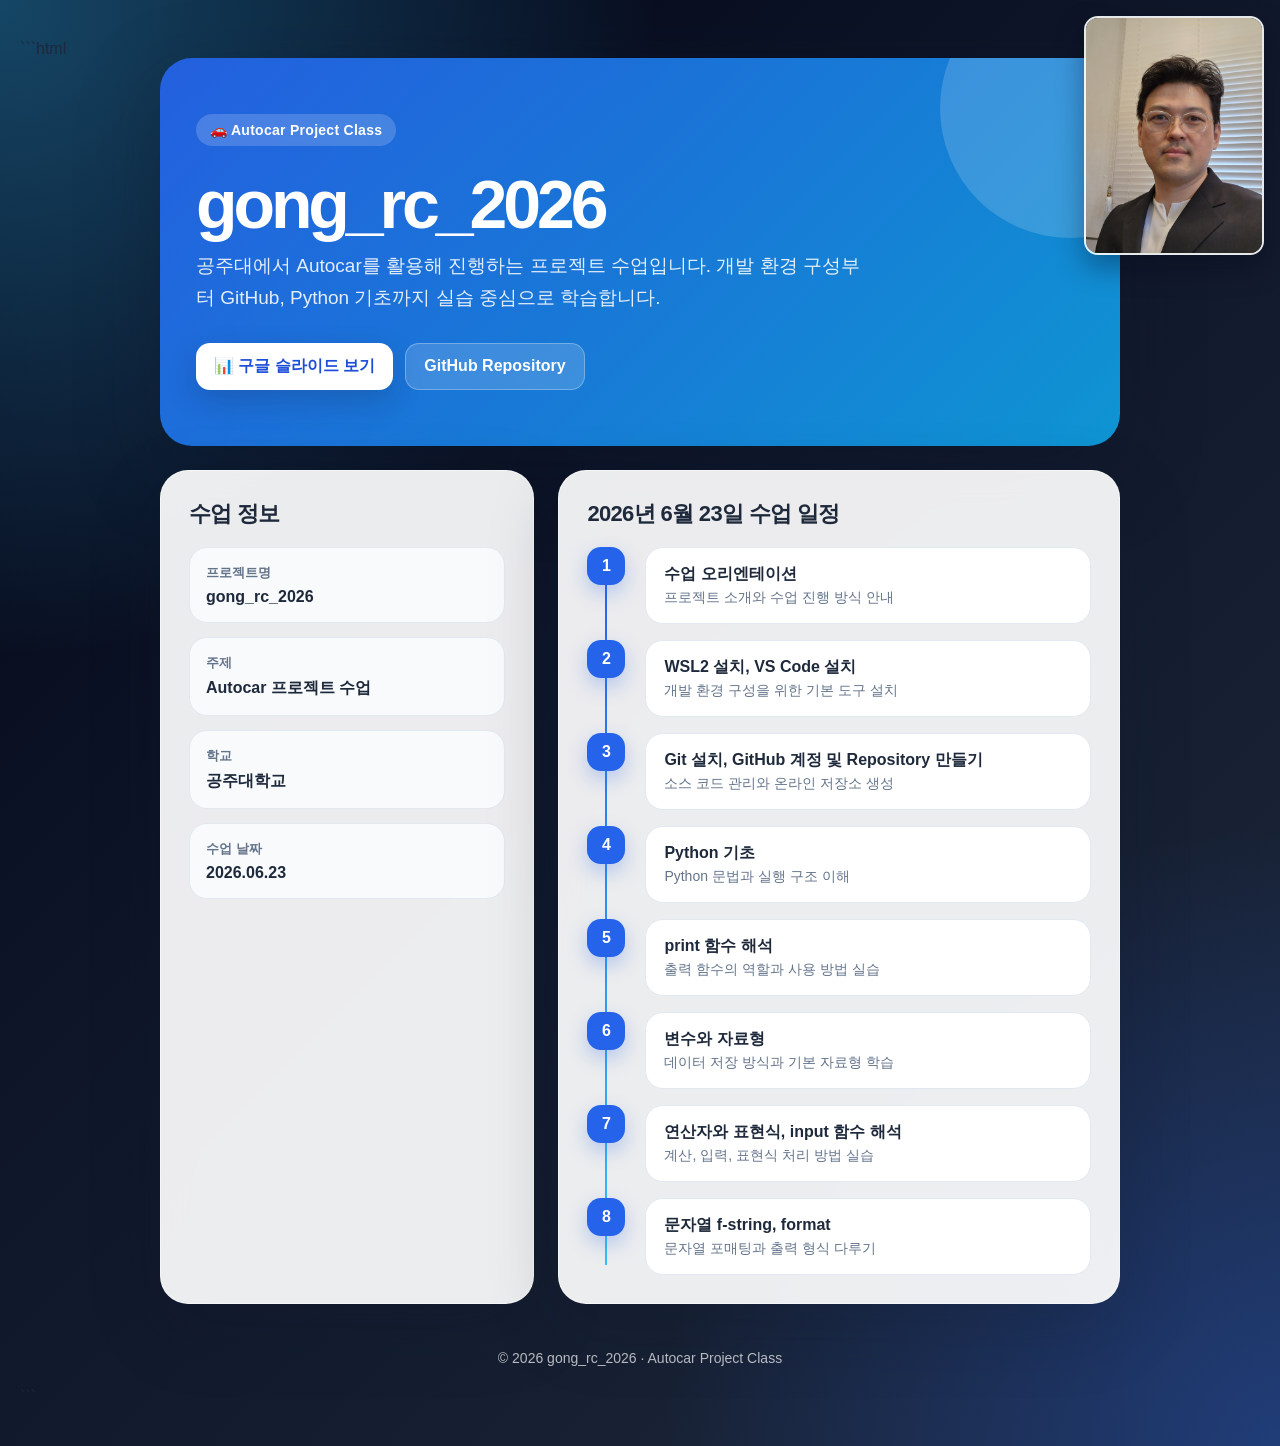
<file: index.html>
```html
<!DOCTYPE html>
<html lang="ko">

<head>
    <meta charset="UTF-8" />
    <meta name="viewport" content="width=device-width, initial-scale=1.0" />
    <title>gong_rc_2026 | 공주대 Autocar 프로젝트 수업</title>

    <style>
        :root {
            --bg: #0f172a;
            --card: rgba(255, 255, 255, 0.92);
            --text: #1e293b;
            --muted: #64748b;
            --primary: #2563eb;
            --primary-dark: #1d4ed8;
            --accent: #38bdf8;
            --line: #e2e8f0;
            --chip: #eff6ff;
        }

        * {
            box-sizing: border-box;
        }

        body {
            margin: 0;
            min-height: 100vh;
            font-family: -apple-system, BlinkMacSystemFont, "Segoe UI", Roboto,
                "Noto Sans KR", "Apple SD Gothic Neo", sans-serif;
            color: var(--text);
            background:
                radial-gradient(circle at top left, rgba(56, 189, 248, 0.35), transparent 34%),
                radial-gradient(circle at bottom right, rgba(37, 99, 235, 0.35), transparent 32%),
                linear-gradient(135deg, #020617 0%, #0f172a 45%, #1e293b 100%);
            padding: 40px 20px;
        }

        .page {
            width: 100%;
            max-width: 960px;
            margin: 0 auto;
        }

        .top-right-photo {
            position: fixed;
            top: 16px;
            right: 16px;
            width: clamp(96px, 18vw, 180px);
            border-radius: 14px;
            border: 2px solid rgba(255, 255, 255, 0.9);
            box-shadow: 0 12px 28px rgba(2, 6, 23, 0.35);
            z-index: 20;
        }

        .hero {
            padding: 56px 36px;
            border-radius: 32px;
            background: linear-gradient(135deg, rgba(37, 99, 235, 0.92), rgba(14, 165, 233, 0.88));
            color: white;
            box-shadow: 0 28px 80px rgba(15, 23, 42, 0.35);
            position: relative;
            overflow: hidden;
        }

        .hero::after {
            content: "";
            position: absolute;
            width: 260px;
            height: 260px;
            right: -80px;
            top: -80px;
            border-radius: 50%;
            background: rgba(255, 255, 255, 0.16);
        }

        .badge {
            display: inline-flex;
            align-items: center;
            gap: 8px;
            padding: 8px 14px;
            border-radius: 999px;
            background: rgba(255, 255, 255, 0.18);
            backdrop-filter: blur(10px);
            font-size: 14px;
            font-weight: 700;
            letter-spacing: 0.02em;
        }

        h1 {
            margin: 24px 0 12px;
            font-size: clamp(38px, 6vw, 68px);
            line-height: 1;
            letter-spacing: -0.06em;
        }

        .subtitle {
            max-width: 680px;
            margin: 0;
            font-size: 19px;
            line-height: 1.7;
            color: rgba(255, 255, 255, 0.88);
        }

        .actions {
            display: flex;
            flex-wrap: wrap;
            gap: 12px;
            margin-top: 28px;
        }

        .button {
            display: inline-flex;
            align-items: center;
            justify-content: center;
            gap: 8px;
            padding: 13px 18px;
            border-radius: 14px;
            background: white;
            color: var(--primary-dark);
            text-decoration: none;
            font-weight: 800;
            box-shadow: 0 12px 30px rgba(15, 23, 42, 0.18);
            transition: transform 0.2s ease, box-shadow 0.2s ease;
        }

        .button:hover {
            transform: translateY(-2px);
            box-shadow: 0 16px 36px rgba(15, 23, 42, 0.24);
        }

        .button.secondary {
            background: rgba(255, 255, 255, 0.16);
            color: white;
            border: 1px solid rgba(255, 255, 255, 0.28);
            box-shadow: none;
        }

        .grid {
            display: grid;
            grid-template-columns: 1fr 1.5fr;
            gap: 24px;
            margin-top: 24px;
        }

        .card {
            background: var(--card);
            border: 1px solid rgba(255, 255, 255, 0.55);
            border-radius: 28px;
            padding: 28px;
            box-shadow: 0 24px 70px rgba(15, 23, 42, 0.22);
            backdrop-filter: blur(16px);
        }

        .section-title {
            margin: 0 0 18px;
            font-size: 22px;
            letter-spacing: -0.03em;
        }

        .info-list {
            display: grid;
            gap: 14px;
            margin: 0;
            padding: 0;
            list-style: none;
        }

        .info-item {
            padding: 16px;
            border-radius: 18px;
            background: #f8fafc;
            border: 1px solid var(--line);
        }

        .label {
            display: block;
            margin-bottom: 6px;
            font-size: 13px;
            color: var(--muted);
            font-weight: 700;
        }

        .value {
            font-size: 16px;
            font-weight: 800;
        }

        .timeline {
            position: relative;
            margin: 0;
            padding: 0;
            list-style: none;
        }

        .timeline::before {
            content: "";
            position: absolute;
            left: 18px;
            top: 10px;
            bottom: 10px;
            width: 2px;
            background: linear-gradient(var(--primary), var(--accent));
        }

        .timeline li {
            position: relative;
            display: grid;
            grid-template-columns: 46px 1fr;
            gap: 12px;
            margin-bottom: 16px;
        }

        .timeline li:last-child {
            margin-bottom: 0;
        }

        .period {
            width: 38px;
            height: 38px;
            border-radius: 14px;
            background: var(--primary);
            color: white;
            display: flex;
            align-items: center;
            justify-content: center;
            font-weight: 900;
            box-shadow: 0 8px 20px rgba(37, 99, 235, 0.28);
            z-index: 1;
        }

        .lesson {
            padding: 16px 18px;
            border-radius: 18px;
            background: white;
            border: 1px solid var(--line);
            transition: transform 0.2s ease, border-color 0.2s ease;
        }

        .lesson:hover {
            transform: translateX(4px);
            border-color: #93c5fd;
        }

        .lesson strong {
            display: block;
            margin-bottom: 4px;
            font-size: 16px;
        }

        .lesson span {
            color: var(--muted);
            font-size: 14px;
        }

        .footer {
            margin-top: 24px;
            padding: 22px;
            text-align: center;
            color: rgba(255, 255, 255, 0.72);
            font-size: 14px;
        }

        @media (max-width: 760px) {
            body {
                padding: 24px 14px;
            }

            .top-right-photo {
                top: 10px;
                right: 10px;
                width: 92px;
                border-radius: 12px;
            }

            .hero {
                padding: 40px 24px;
                border-radius: 26px;
            }

            .grid {
                grid-template-columns: 1fr;
            }

            .card {
                padding: 22px;
                border-radius: 24px;
            }

            .actions {
                flex-direction: column;
            }

            .button {
                width: 100%;
            }
        }
    </style>
</head>

<body>
    <img class="top-right-photo" src="img/20231111_124825.jpg" alt="Autocar class photo" />

    <main class="page">
        <section class="hero">
            <div class="badge">🚗 Autocar Project Class</div>

            <h1>gong_rc_2026</h1>

            <p class="subtitle">
                공주대에서 Autocar를 활용해 진행하는 프로젝트 수업입니다.
                개발 환경 구성부터 GitHub, Python 기초까지 실습 중심으로 학습합니다.
            </p>

            <div class="actions">
                <a class="button"
                    href="https://docs.google.com/presentation/d/1NwCyi3hQ3WKvkgapCUH2Z7pcHDgDb3h2Jr1VzPnHE7E/edit?usp=sharing"
                    target="_blank" rel="noopener noreferrer">
                    📊 구글 슬라이드 보기
                </a>

                <a class="button secondary" href="https://github.com/freshmea/gong_rc_2026" target="_blank"
                    rel="noopener noreferrer">
                    GitHub Repository
                </a>
            </div>
        </section>

        <section class="grid">
            <aside class="card">
                <h2 class="section-title">수업 정보</h2>

                <ul class="info-list">
                    <li class="info-item">
                        <span class="label">프로젝트명</span>
                        <span class="value">gong_rc_2026</span>
                    </li>

                    <li class="info-item">
                        <span class="label">주제</span>
                        <span class="value">Autocar 프로젝트 수업</span>
                    </li>

                    <li class="info-item">
                        <span class="label">학교</span>
                        <span class="value">공주대학교</span>
                    </li>

                    <li class="info-item">
                        <span class="label">수업 날짜</span>
                        <span class="value">2026.06.23</span>
                    </li>
                </ul>
            </aside>

            <section class="card">
                <h2 class="section-title">2026년 6월 23일 수업 일정</h2>

                <ol class="timeline">
                    <li>
                        <div class="period">1</div>
                        <div class="lesson">
                            <strong>수업 오리엔테이션</strong>
                            <span>프로젝트 소개와 수업 진행 방식 안내</span>
                        </div>
                    </li>

                    <li>
                        <div class="period">2</div>
                        <div class="lesson">
                            <strong>WSL2 설치, VS Code 설치</strong>
                            <span>개발 환경 구성을 위한 기본 도구 설치</span>
                        </div>
                    </li>

                    <li>
                        <div class="period">3</div>
                        <div class="lesson">
                            <strong>Git 설치, GitHub 계정 및 Repository 만들기</strong>
                            <span>소스 코드 관리와 온라인 저장소 생성</span>
                        </div>
                    </li>

                    <li>
                        <div class="period">4</div>
                        <div class="lesson">
                            <strong>Python 기초</strong>
                            <span>Python 문법과 실행 구조 이해</span>
                        </div>
                    </li>

                    <li>
                        <div class="period">5</div>
                        <div class="lesson">
                            <strong>print 함수 해석</strong>
                            <span>출력 함수의 역할과 사용 방법 실습</span>
                        </div>
                    </li>

                    <li>
                        <div class="period">6</div>
                        <div class="lesson">
                            <strong>변수와 자료형</strong>
                            <span>데이터 저장 방식과 기본 자료형 학습</span>
                        </div>
                    </li>

                    <li>
                        <div class="period">7</div>
                        <div class="lesson">
                            <strong>연산자와 표현식, input 함수 해석</strong>
                            <span>계산, 입력, 표현식 처리 방법 실습</span>
                        </div>
                    </li>

                    <li>
                        <div class="period">8</div>
                        <div class="lesson">
                            <strong>문자열 f-string, format</strong>
                            <span>문자열 포매팅과 출력 형식 다루기</span>
                        </div>
                    </li>
                </ol>
            </section>
        </section>

        <footer class="footer">
            © 2026 gong_rc_2026 · Autocar Project Class
        </footer>
    </main>
</body>

</html>
```
</file>
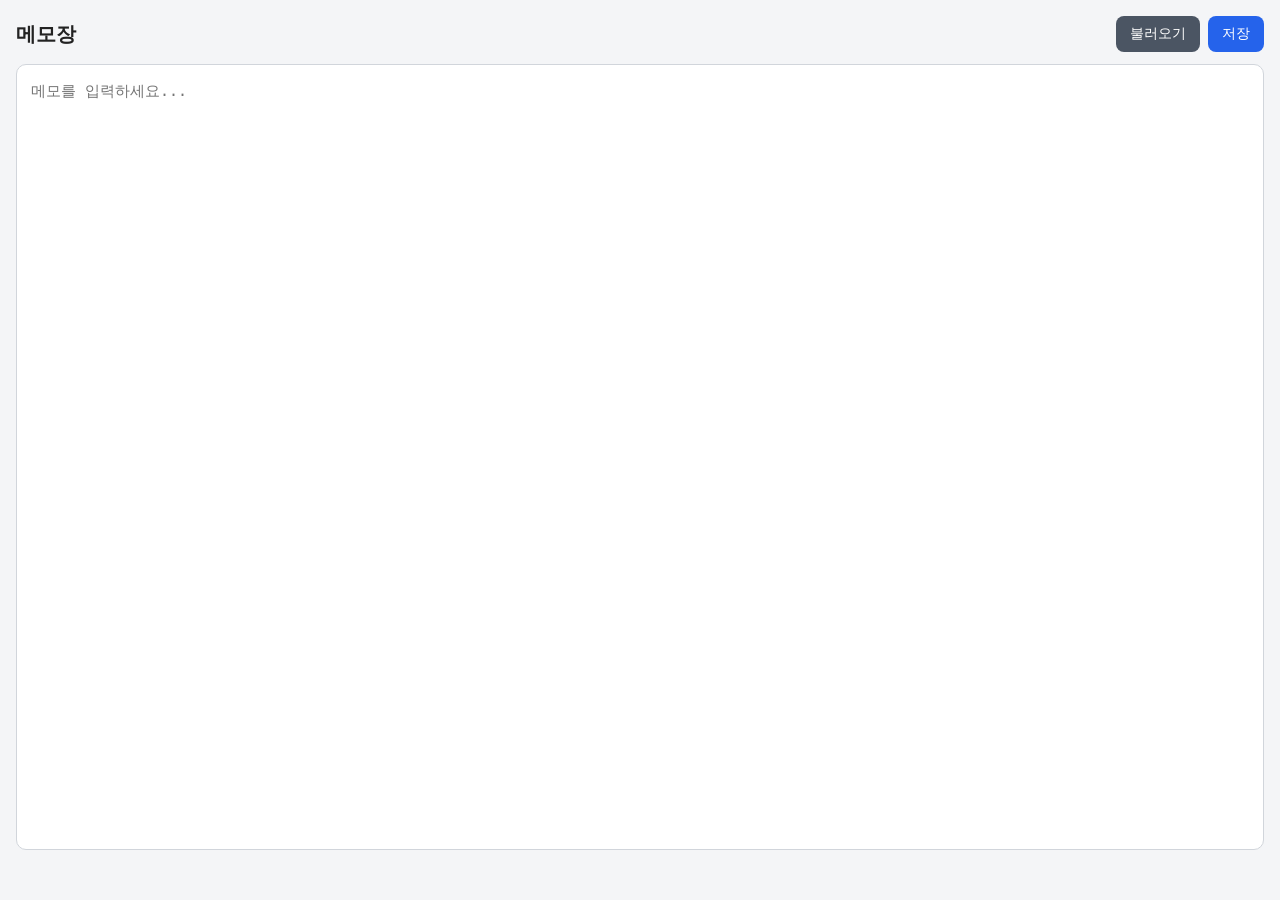
<file: python/text.html>
<!DOCTYPE html>
<html lang="ko">

<head>
    <meta charset="UTF-8" />
    <meta name="viewport" content="width=device-width, initial-scale=1.0" />
    <title>Simple Text Memo</title>

    <style>
        * {
            box-sizing: border-box;
        }

        body {
            margin: 0;
            font-family: -apple-system, BlinkMacSystemFont, "Segoe UI", sans-serif;
            background: #f4f5f7;
            color: #222;
        }

        .app {
            width: 100%;
            height: 100vh;
            display: flex;
            flex-direction: column;
            padding: 16px;
            gap: 12px;
        }

        header {
            display: flex;
            align-items: center;
            justify-content: space-between;
            gap: 12px;
        }

        h1 {
            margin: 0;
            font-size: 20px;
            font-weight: 700;
        }

        .buttons {
            display: flex;
            gap: 8px;
        }

        button {
            border: none;
            border-radius: 8px;
            padding: 9px 14px;
            font-size: 14px;
            cursor: pointer;
            background: #2563eb;
            color: white;
        }

        button.secondary {
            background: #4b5563;
        }

        button:hover {
            opacity: 0.9;
        }

        textarea {
            flex: 1;
            width: 100%;
            resize: none;
            border: 1px solid #d1d5db;
            border-radius: 10px;
            padding: 14px;
            font-size: 15px;
            line-height: 1.6;
            outline: none;
            background: white;
        }

        textarea:focus {
            border-color: #2563eb;
            box-shadow: 0 0 0 3px rgba(37, 99, 235, 0.15);
        }

        .status {
            min-height: 22px;
            font-size: 13px;
            color: #555;
        }

        .status.success {
            color: #15803d;
        }

        .status.error {
            color: #dc2626;
        }
    </style>
</head>

<body>
    <div class="app">
        <header>
            <h1>메모장</h1>

            <div class="buttons">
                <button class="secondary" id="loadBtn">불러오기</button>
                <button id="saveBtn">저장</button>
            </div>
        </header>

        <textarea id="memo" placeholder="메모를 입력하세요..."></textarea>

        <div id="status" class="status"></div>
    </div>

    <script>
        const memo = document.getElementById("memo");
        const saveBtn = document.getElementById("saveBtn");
        const loadBtn = document.getElementById("loadBtn");
        const statusEl = document.getElementById("status");

        function setStatus(message, type = "") {
            statusEl.textContent = message;
            statusEl.className = `status ${type}`;
        }

        async function saveNote() {
            try {
                const text = memo.value;

                const result = await window.pywebview.api.save_note(text);

                setStatus(`저장되었습니다: ${result.path}`, "success");
            } catch (error) {
                console.error(error);
                setStatus("저장 중 오류가 발생했습니다.", "error");
            }
        }

        async function loadNote() {
            try {
                const result = await window.pywebview.api.load_note();

                memo.value = result.text || "";
                setStatus("메모를 불러왔습니다.", "success");
            } catch (error) {
                console.error(error);
                setStatus("불러오기 중 오류가 발생했습니다. 아직 저장된 메모가 없을 수 있습니다.", "error");
            }
        }

        saveBtn.addEventListener("click", saveNote);
        loadBtn.addEventListener("click", loadNote);

        document.addEventListener("keydown", (event) => {
            if ((event.ctrlKey || event.metaKey) && event.key.toLowerCase() === "s") {
                event.preventDefault();
                saveNote();
            }

            if ((event.ctrlKey || event.metaKey) && event.key.toLowerCase() === "o") {
                event.preventDefault();
                loadNote();
            }
        });

        window.addEventListener("pywebviewready", () => {
            loadNote();
        });
    </script>
</body>

</html>
</file>
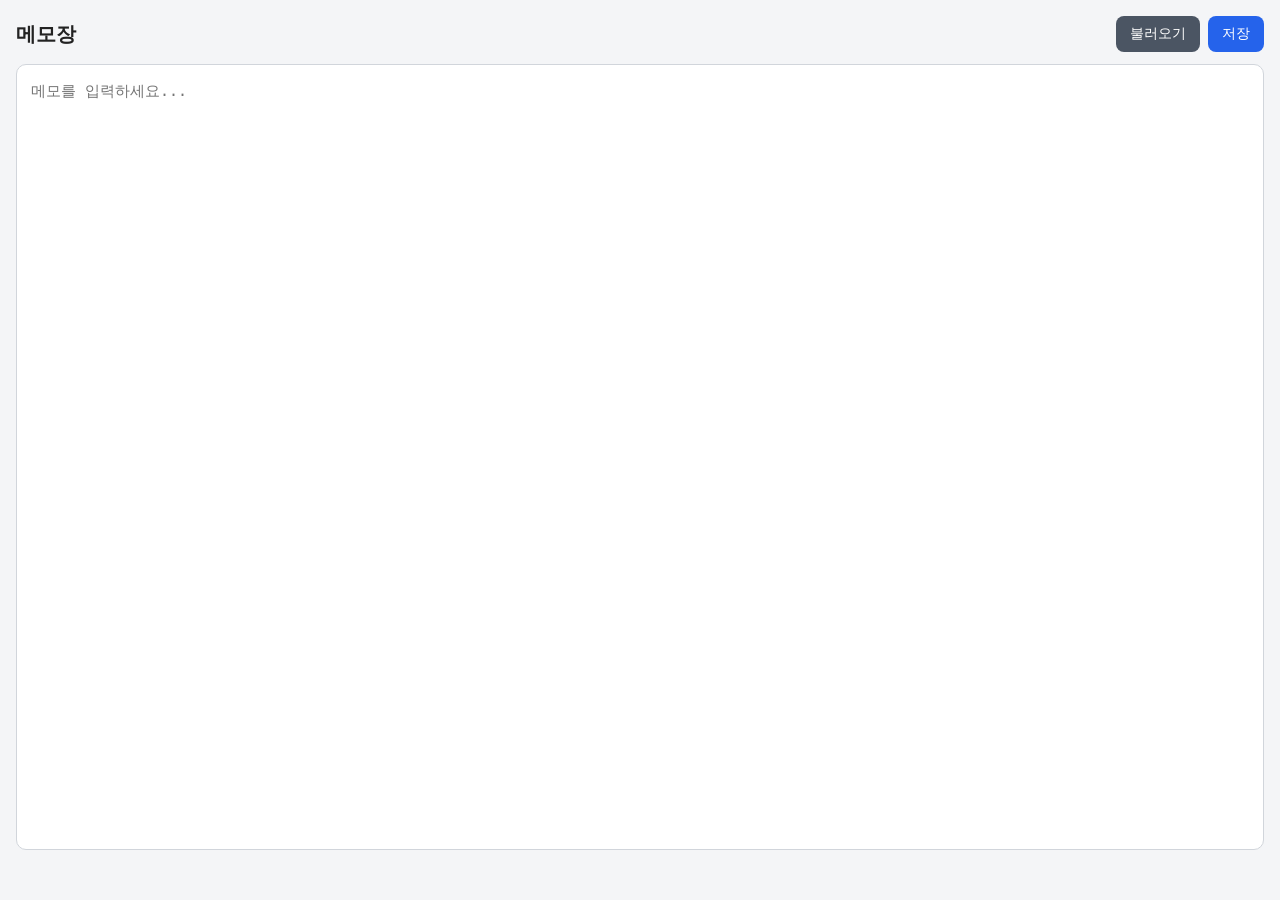
<file: uv_test/note/front/text.html>
<!DOCTYPE html>
<html lang="ko">

<head>
    <meta charset="UTF-8" />
    <meta name="viewport" content="width=device-width, initial-scale=1.0" />
    <title>Simple Text Memo</title>
    <link rel="stylesheet" href="style.css" />
</head>

<body>
    <div class="app">
        <header>
            <h1>메모장</h1>

            <div class="buttons">
                <button class="secondary" id="loadBtn">불러오기</button>
                <button id="saveBtn">저장</button>
            </div>
        </header>

        <textarea id="memo" placeholder="메모를 입력하세요..."></textarea>

        <div id="status" class="status"></div>
    </div>

    <script src="script.js"></script>
</body>

</html>
</file>
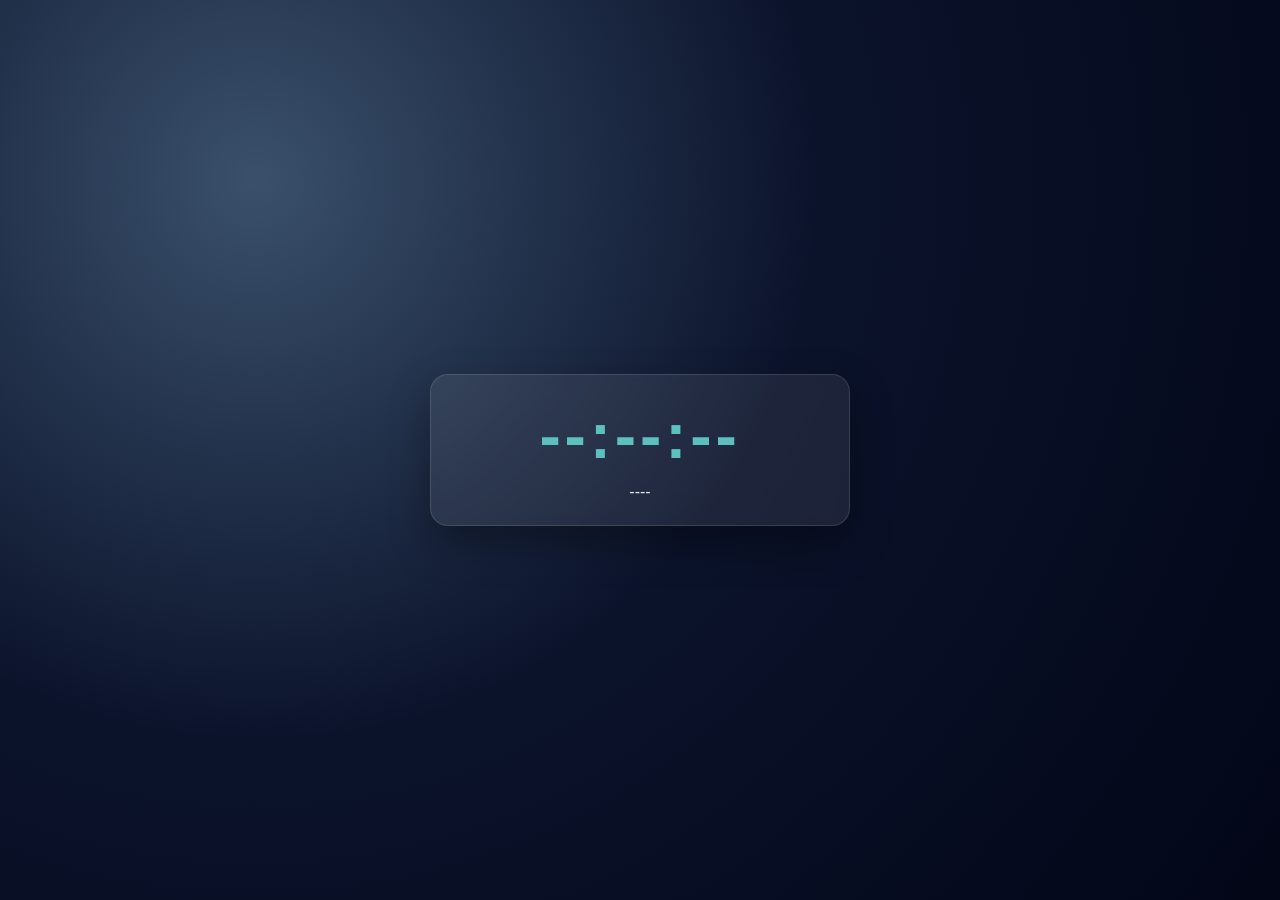
<file: uv_test/time/front/text.html>
<!doctype html>
<html lang="ko">

<head>
    <meta charset="utf-8" />
    <meta name="viewport" content="width=device-width, initial-scale=1" />
    <title>Desk Clock</title>
    <link rel="stylesheet" href="style.css" />
</head>

<body>
    <main class="clock">
        <div id="time" class="time">--:--:--</div>
        <div id="date" class="date">----</div>
    </main>
    <script src="script.js"></script>
</body>

</html>
</file>
<file: uv_test/note/front/style.css>
* {
    box-sizing: border-box;
}

body {
    margin: 0;
    font-family: -apple-system, BlinkMacSystemFont, "Segoe UI", sans-serif;
    background: #f4f5f7;
    color: #222;
}

.app {
    width: 100%;
    height: 100vh;
    display: flex;
    flex-direction: column;
    padding: 16px;
    gap: 12px;
}

header {
    display: flex;
    align-items: center;
    justify-content: space-between;
    gap: 12px;
}

h1 {
    margin: 0;
    font-size: 20px;
    font-weight: 700;
}

.buttons {
    display: flex;
    gap: 8px;
}

button {
    border: none;
    border-radius: 8px;
    padding: 9px 14px;
    font-size: 14px;
    cursor: pointer;
    background: #2563eb;
    color: white;
}

button.secondary {
    background: #4b5563;
}

button:hover {
    opacity: 0.9;
}

textarea {
    flex: 1;
    width: 100%;
    resize: none;
    border: 1px solid #d1d5db;
    border-radius: 10px;
    padding: 14px;
    font-size: 15px;
    line-height: 1.6;
    outline: none;
    background: white;
}

textarea:focus {
    border-color: #2563eb;
    box-shadow: 0 0 0 3px rgba(37, 99, 235, 0.15);
}

.status {
    min-height: 22px;
    font-size: 13px;
    color: #555;
}

.status.success {
    color: #15803d;
}

.status.error {
    color: #dc2626;
}
</file>
<file: uv_test/time/front/style.css>
:root {
    --bg1: #0b132b;
    --bg2: #1c2541;
    --panel: rgba(255, 255, 255, 0.08);
    --text: #f8fafc;
    --accent: #5bc0be;
}

* {
    box-sizing: border-box;
}

body {
    margin: 0;
    min-height: 100vh;
    display: grid;
    place-items: center;
    color: var(--text);
    font-family: "Segoe UI", "Malgun Gothic", sans-serif;
    background: radial-gradient(circle at 20% 20%, #3a506b 0%, var(--bg1) 45%, #020617 100%);
}

.clock {
    background: var(--panel);
    border: 1px solid rgba(255, 255, 255, 0.12);
    border-radius: 18px;
    backdrop-filter: blur(6px);
    padding: 24px 28px;
    text-align: center;
    width: min(92vw, 420px);
    box-shadow: 0 18px 40px rgba(0, 0, 0, 0.35);
}

.time {
    font-size: clamp(2.4rem, 9vw, 4rem);
    font-weight: 700;
    letter-spacing: 0.06em;
    color: var(--accent);
    font-variant-numeric: tabular-nums;
}

.date {
    margin-top: 10px;
    opacity: 0.9;
    font-size: 1rem;
}
</file>
